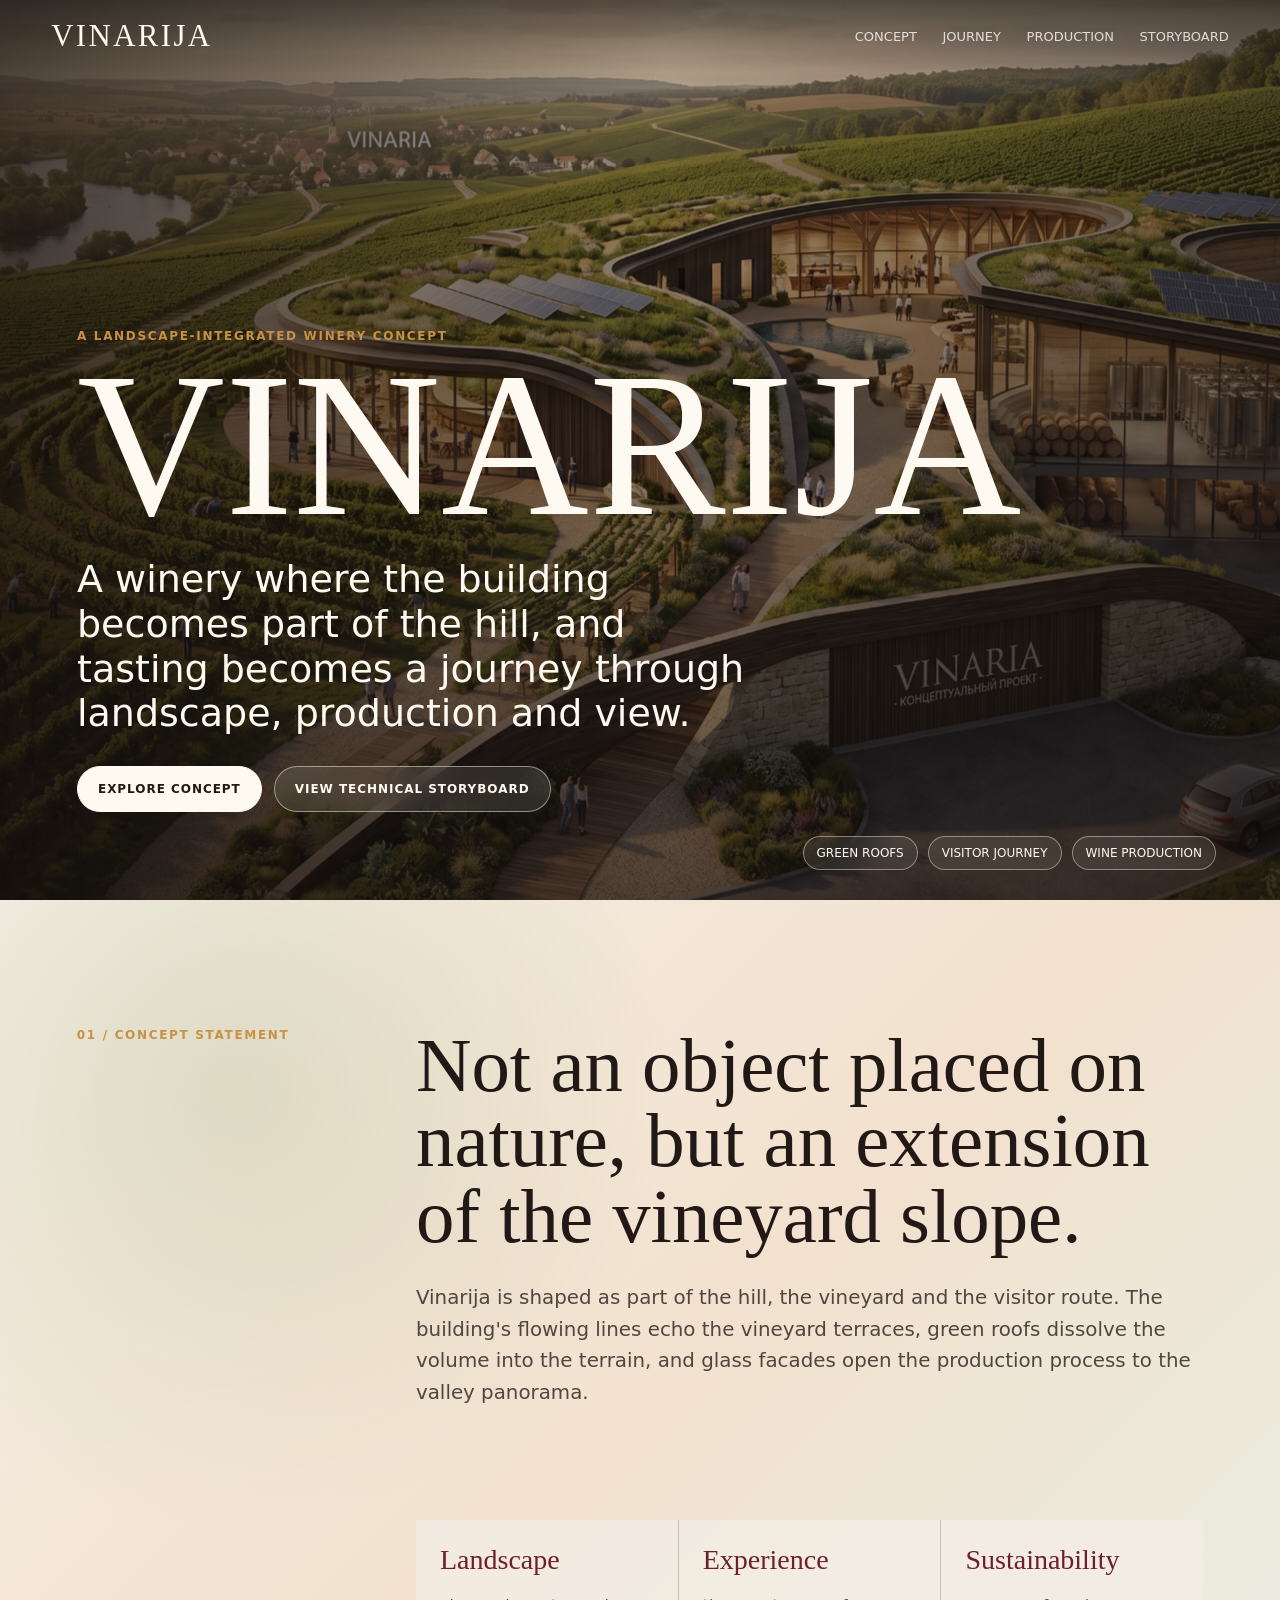
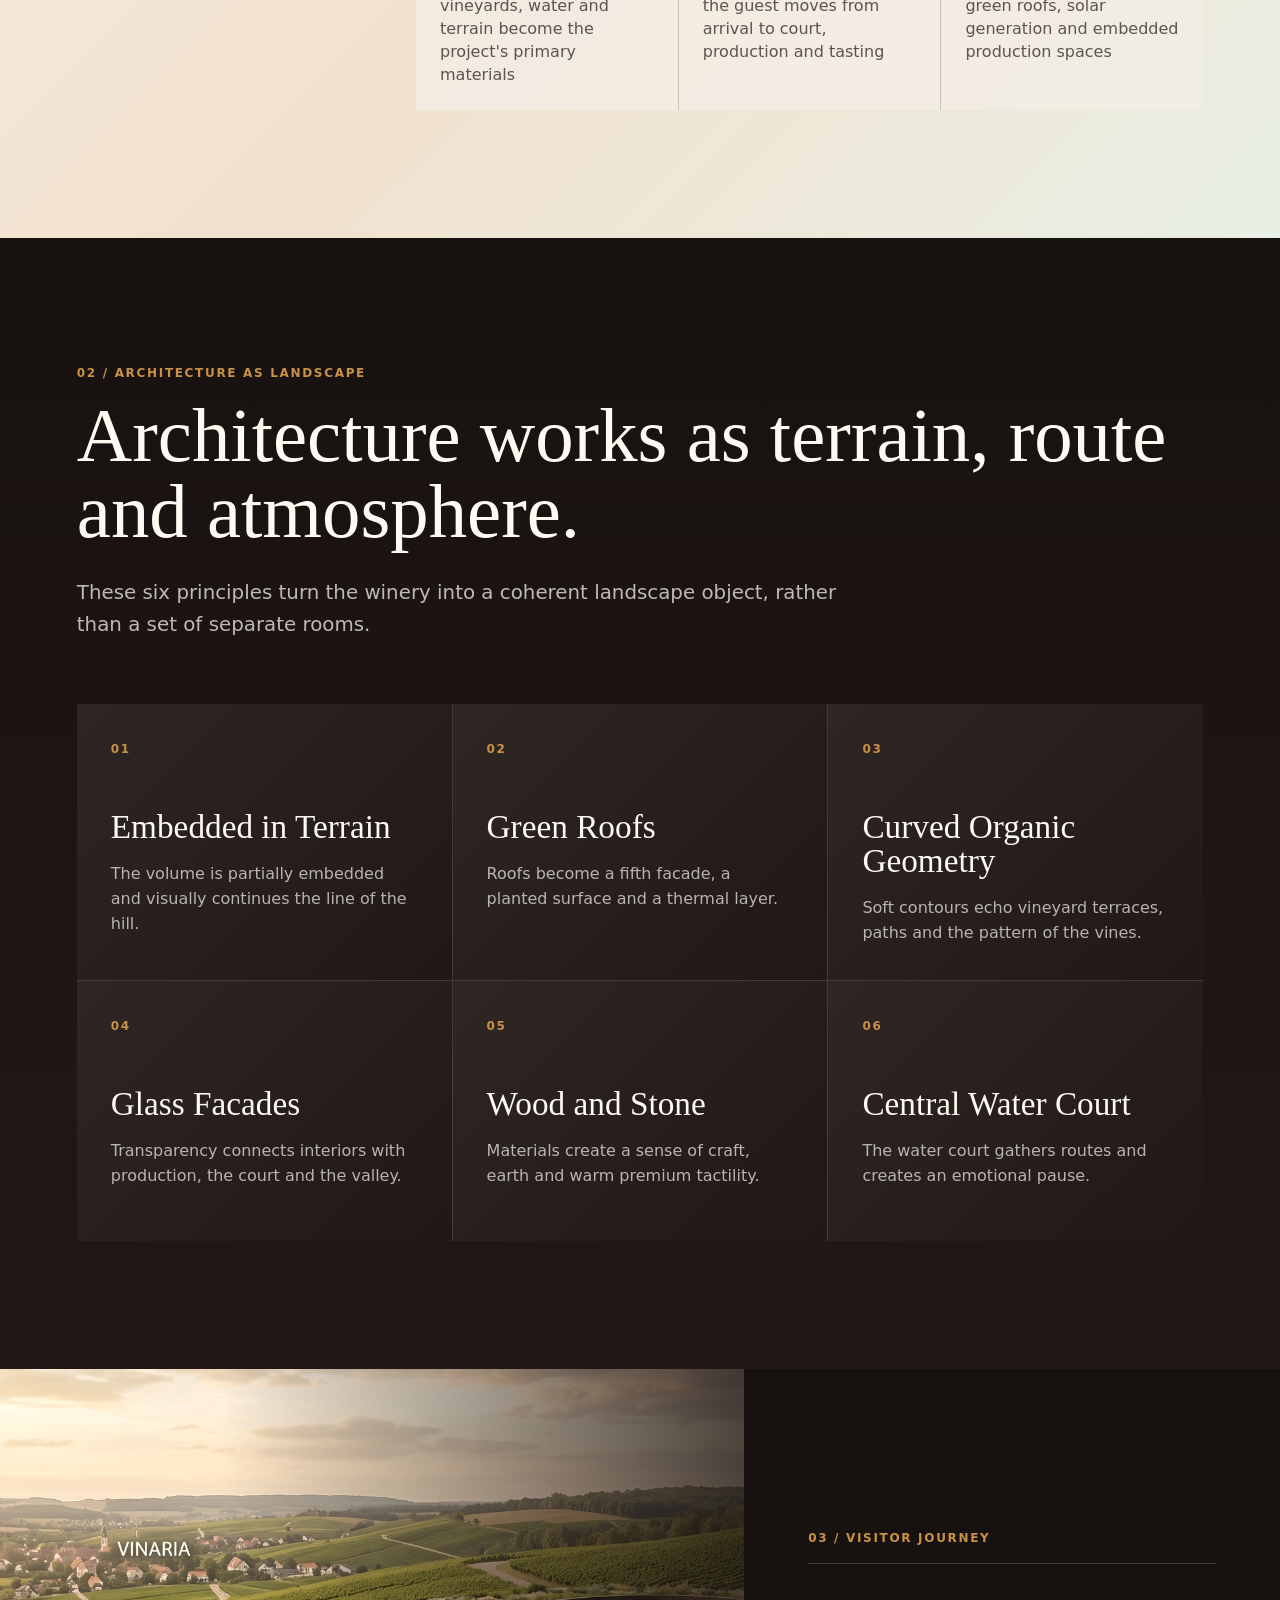
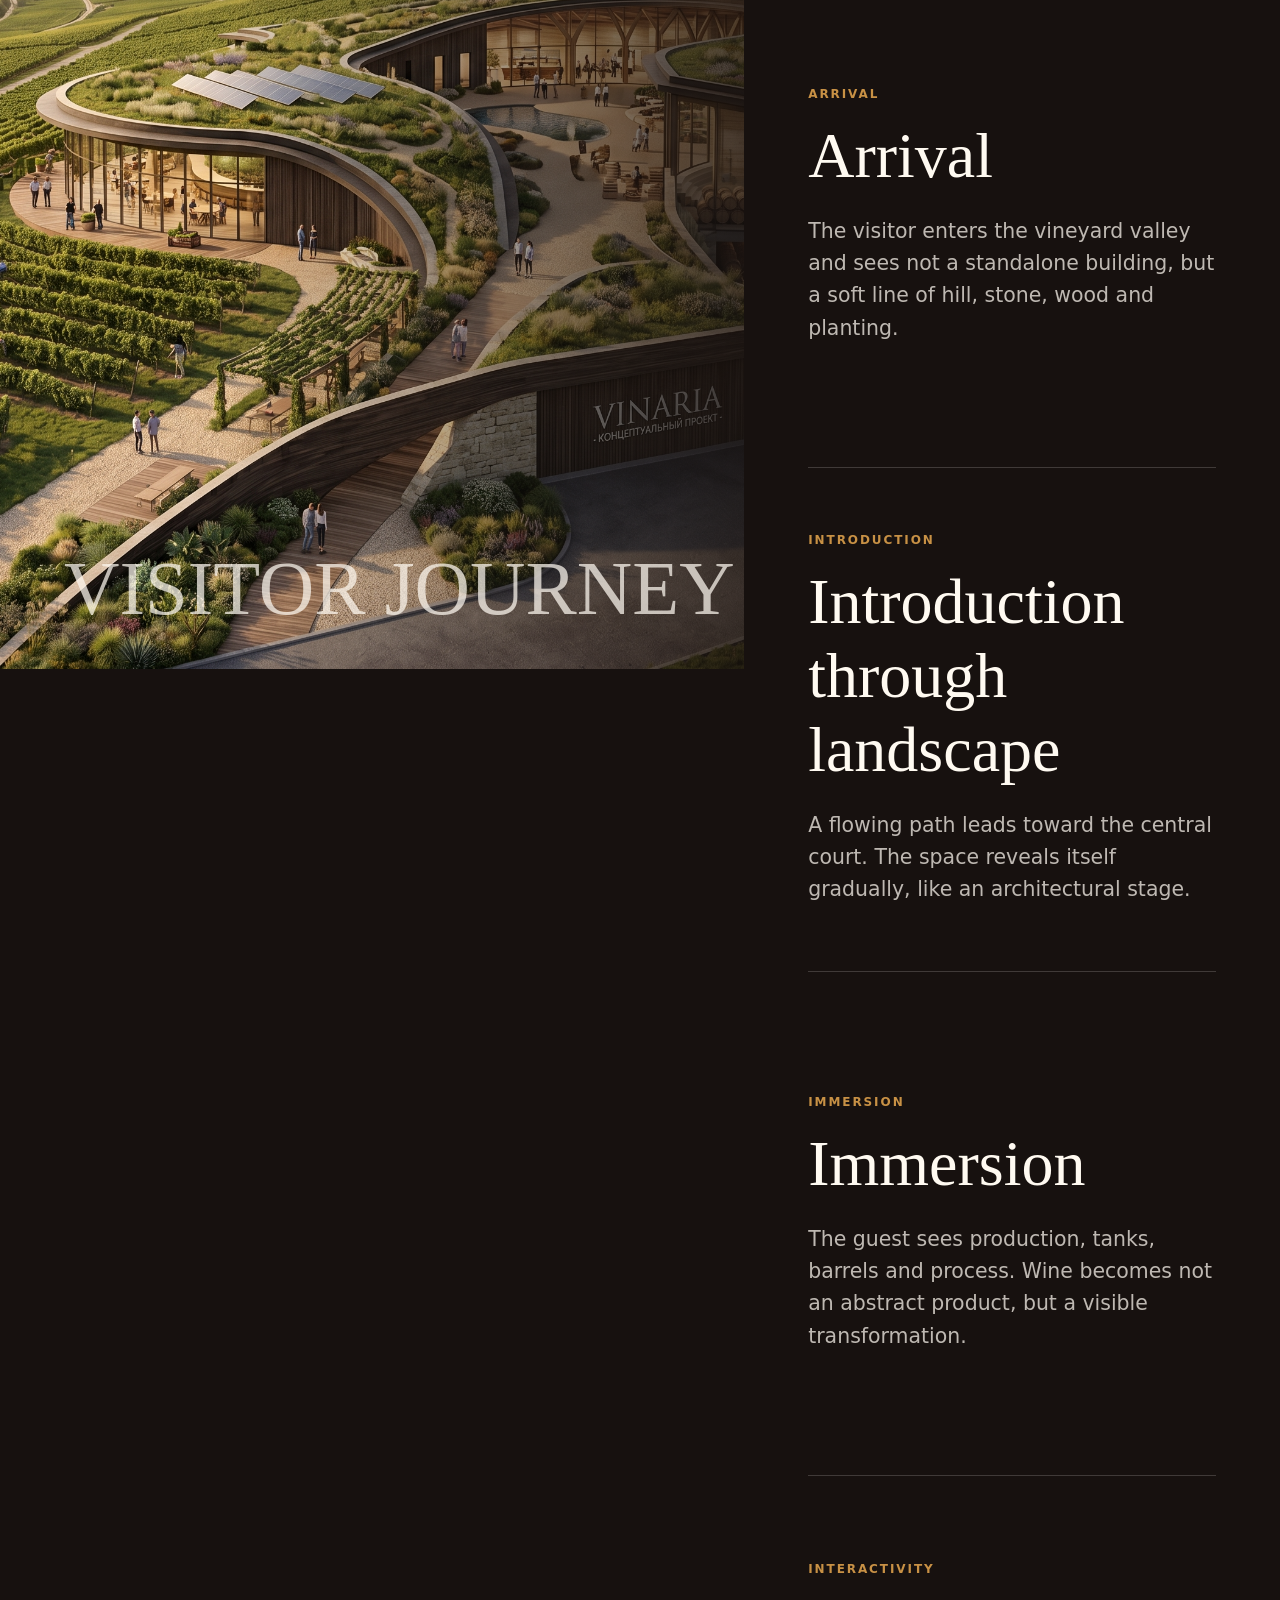
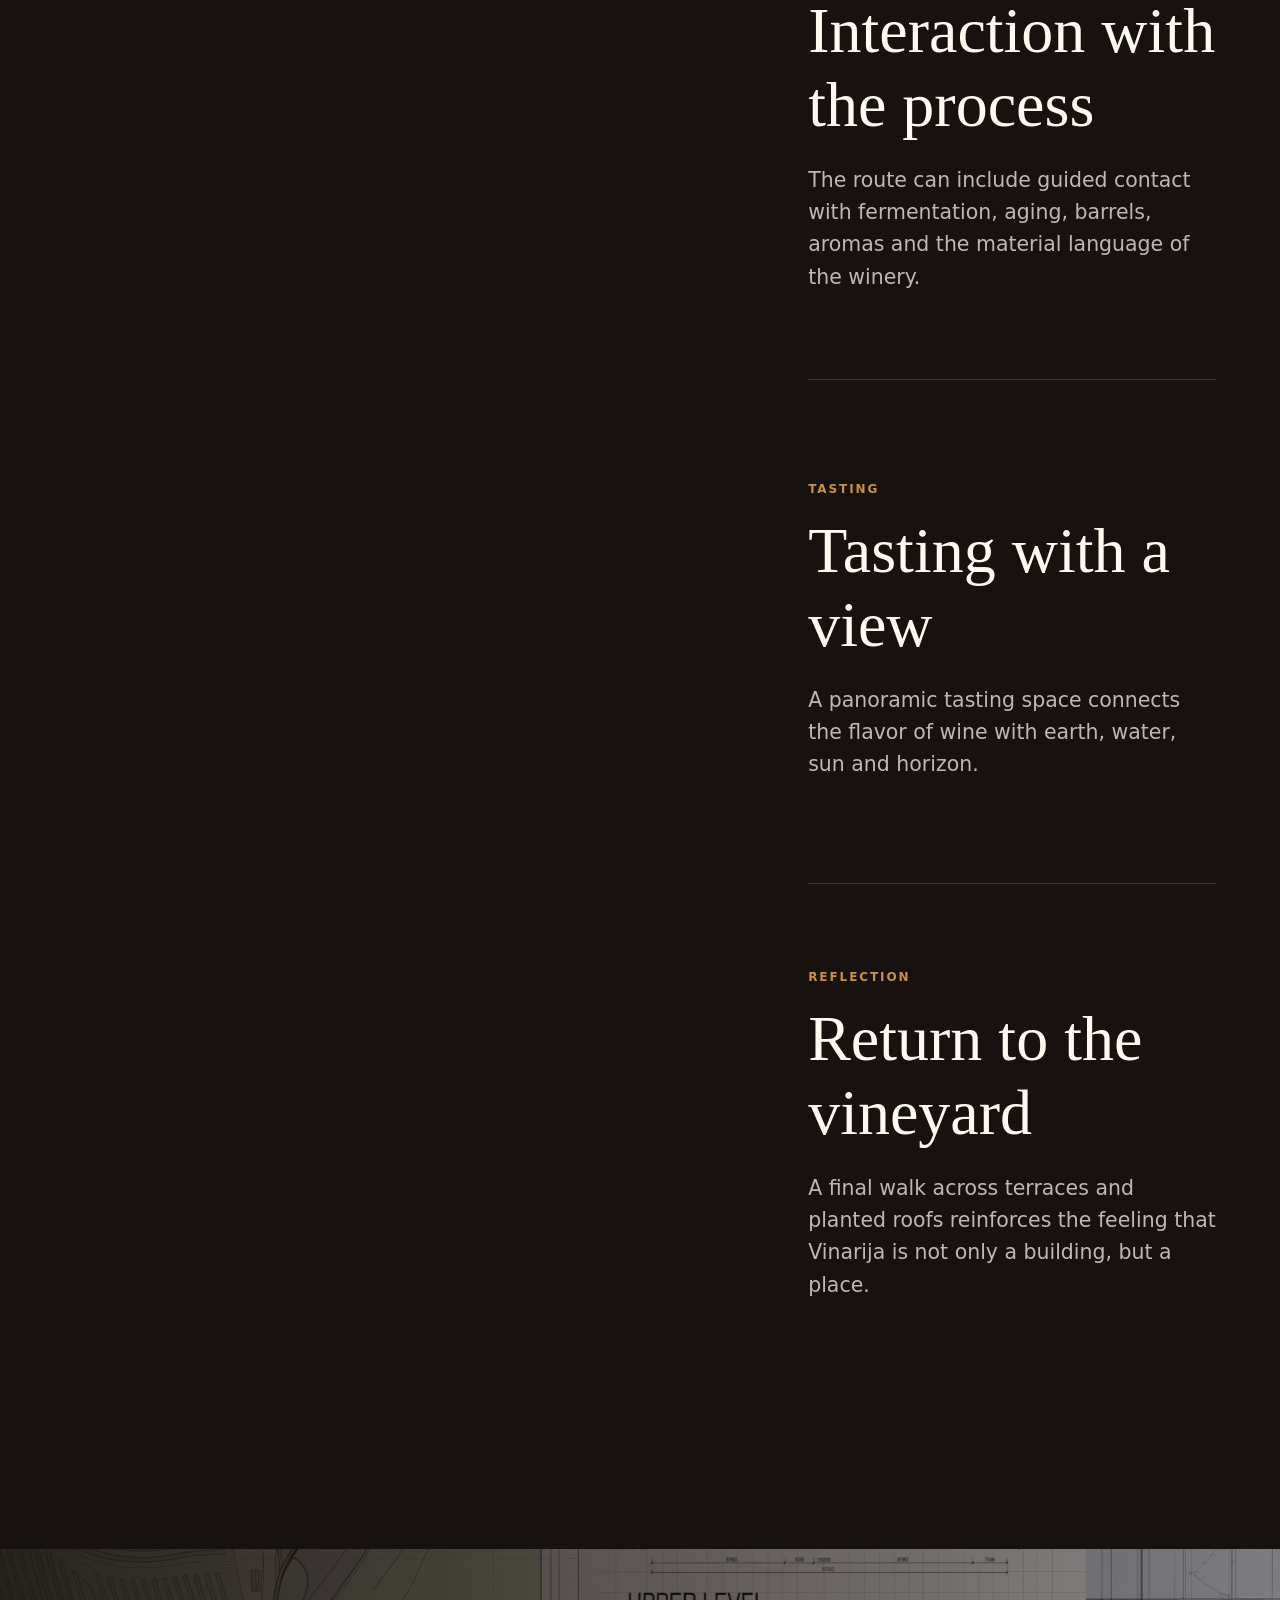
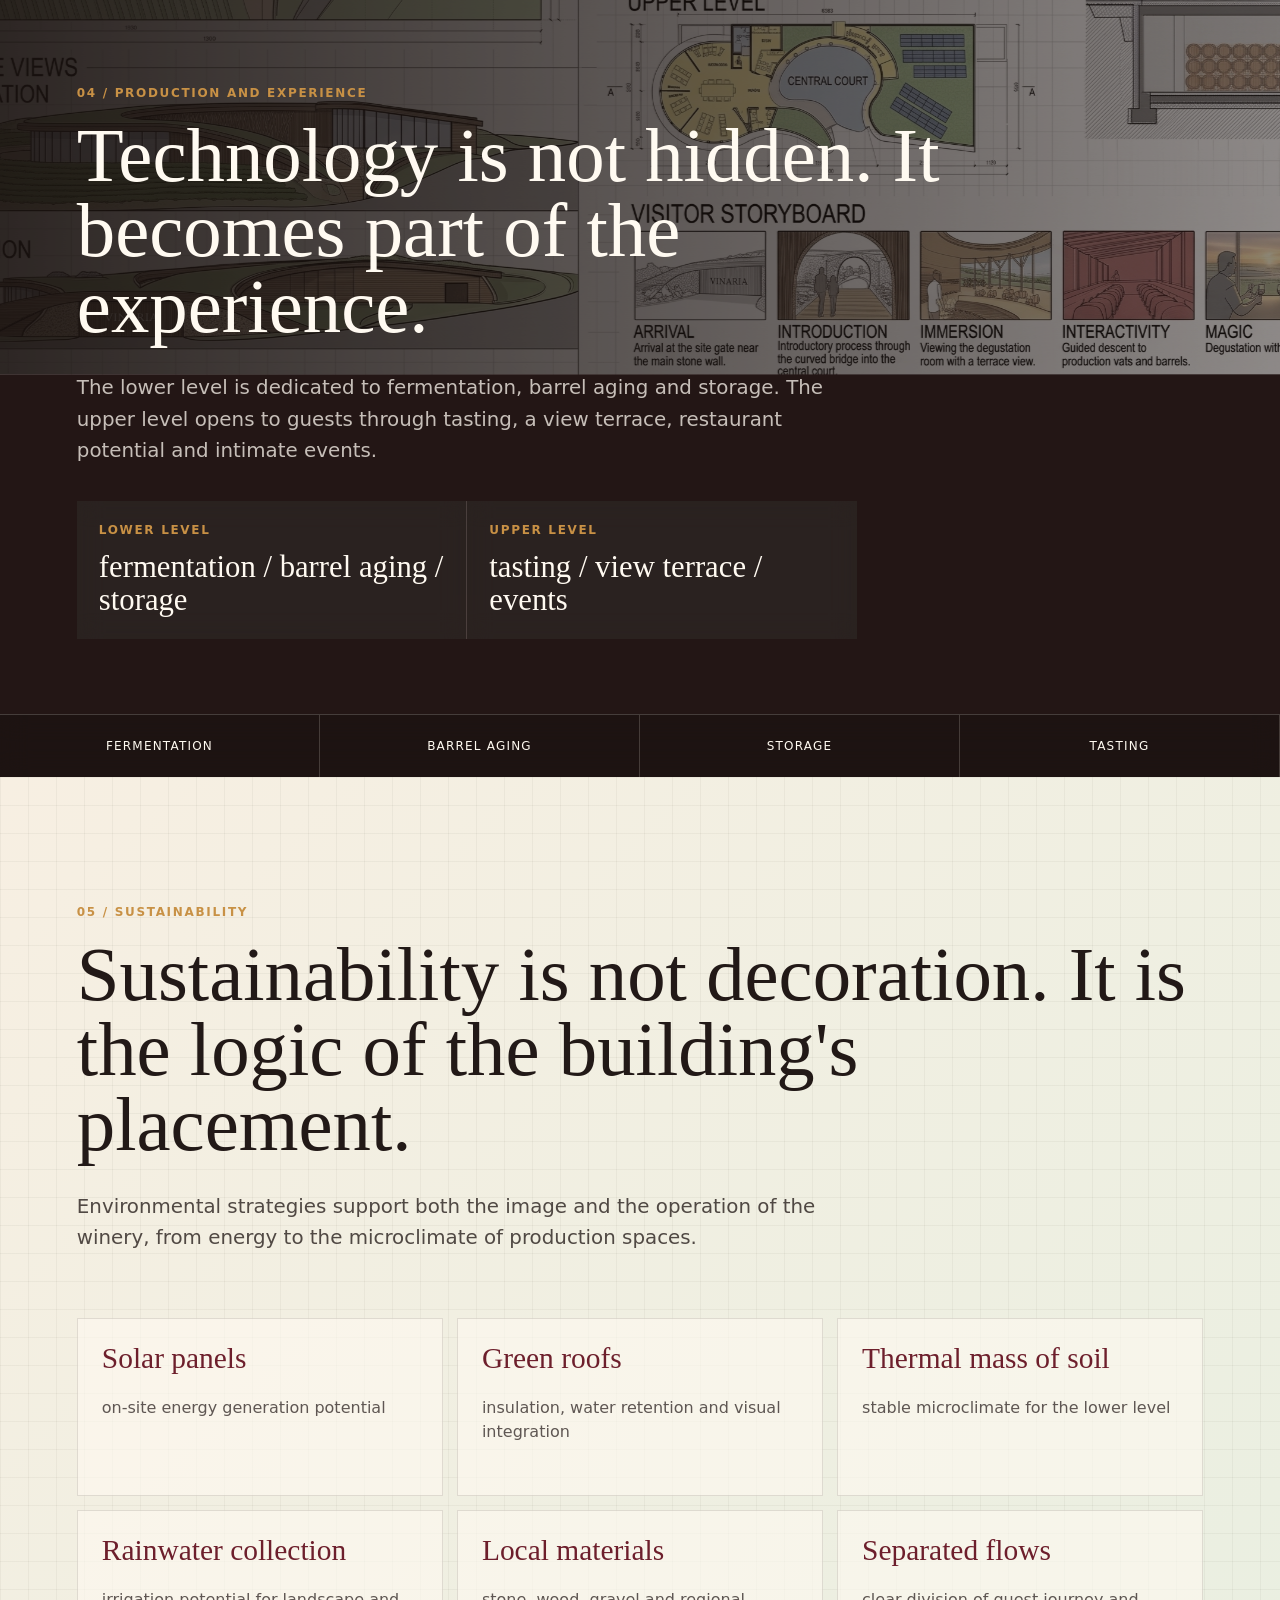
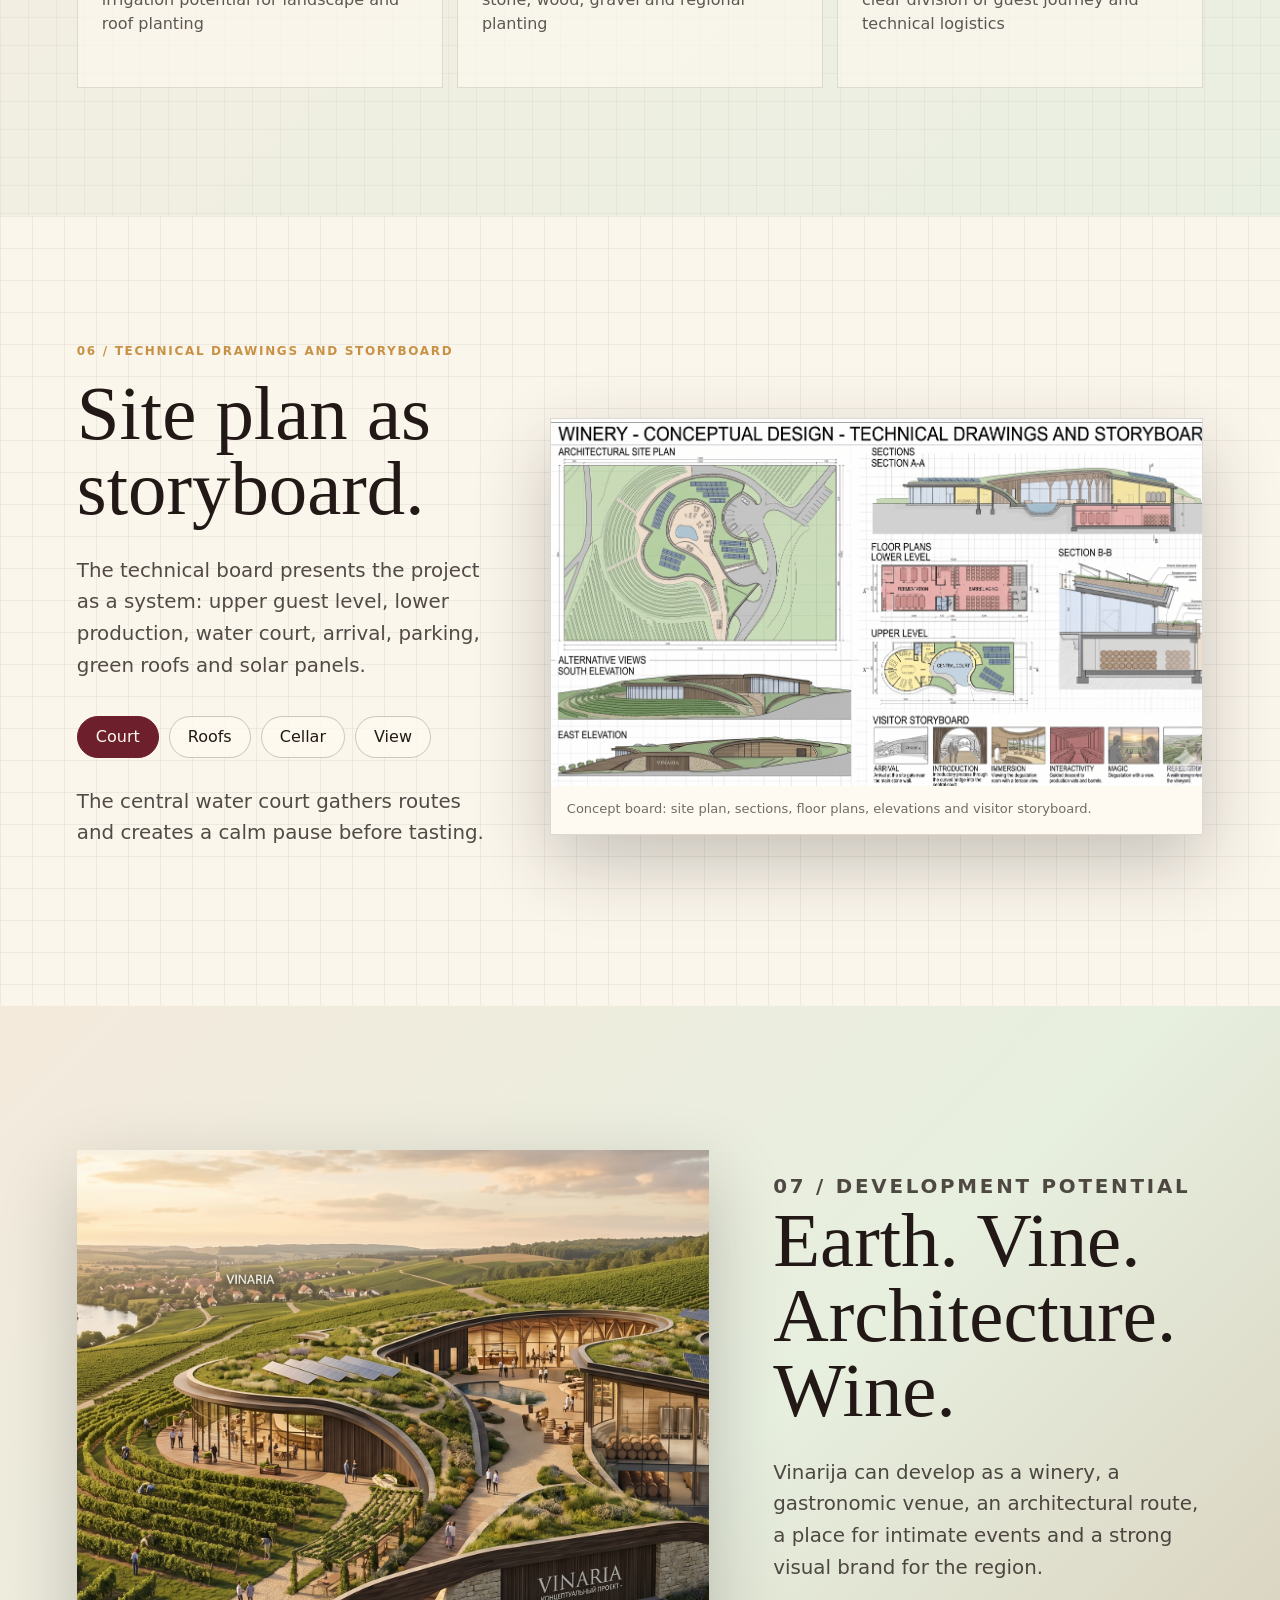
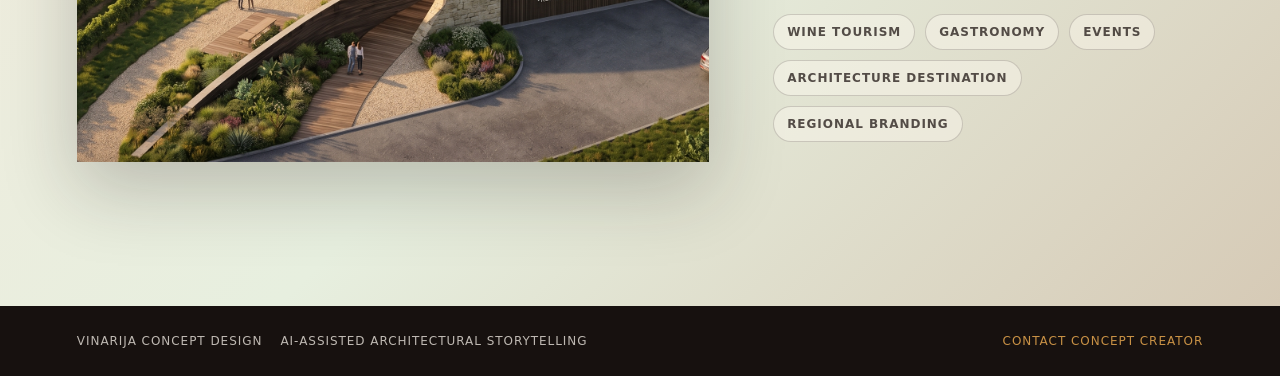
<file: index.html>
<!doctype html>
<html lang="en">
  <head>
    <meta charset="utf-8" />
    <meta name="viewport" content="width=device-width, initial-scale=1" />
    <title>Vinarija | Landscape-Integrated Winery Concept in Serbia</title>
    <link rel="icon" type="image/png" href="assets/images/favicon.png" />
    <meta
      name="description"
      content="Exploring Vinarija: A modern architectural concept of a winery integrated into the Balkan landscape. Sustainable design for Serbian viticulture."
    />
    <meta name="keywords" content="Vinarija, Winery Concept, Serbia, Architecture, Sustainable Design, Balkans, Viticulture, Landscape Integration" />
    <link rel="canonical" href="https://dun4ev.github.io/Vinarija/" />

    <!-- Open Graph / Facebook -->
    <meta property="og:type" content="website" />
    <meta property="og:url" content="https://dun4ev.github.io/Vinarija/" />
    <meta property="og:title" content="Vinarija | Winery Architectural Concept" />
    <meta property="og:description" content="A landscape-integrated winery concept embedded into vineyard terrain. Modern architecture for the Balkans." />
    <meta property="og:image" content="https://dun4ev.github.io/Vinarija/assets/images/vinarija-hero-panorama.png" />

    <!-- Twitter -->
    <meta property="twitter:card" content="summary_large_image" />
    <meta property="twitter:url" content="https://dun4ev.github.io/Vinarija/" />
    <meta property="twitter:title" content="Vinarija | Winery Architectural Concept" />
    <meta property="twitter:description" content="A landscape-integrated winery concept embedded into vineyard terrain. Modern architecture for the Balkans." />
    <meta property="twitter:image" content="https://dun4ev.github.io/Vinarija/assets/images/vinarija-hero-panorama.png" />

    <!-- Structured Data (JSON-LD) -->
    <script type="application/ld+json">
    {
      "@context": "https://schema.org",
      "@type": "Winery",
      "name": "Vinarija",
      "description": "Landscape-Integrated Winery Concept in Serbia and the Balkans.",
      "image": "https://dun4ev.github.io/Vinarija/assets/images/vinarija-hero-panorama.png",
      "address": {
        "@type": "PostalAddress",
        "addressCountry": "RS"
      },
      "hasOfferCatalog": {
        "@type": "OfferCatalog",
        "name": "Architectural Concepts",
        "itemListElement": [
          {
            "@type": "Offer",
            "itemOffered": {
              "@type": "Service",
              "name": "Winery Design Concept"
            }
          }
        ]
      }
    }
    </script>

    <link rel="stylesheet" href="styles.css" />
  </head>
  <body>
    <div class="scroll-progress" aria-hidden="true"></div>

    <header class="site-header">
      <a class="brand" href="#top" aria-label="Vinarija">Vinarija</a>
      <nav class="nav" aria-label="Presentation sections">
        <a href="#concept">Concept</a>
        <a href="#journey">Journey</a>
        <a href="#production">Production</a>
        <a href="#storyboard">Storyboard</a>
      </nav>
    </header>

    <main id="top">
      <section class="hero" data-parallax-root>
        <video
          class="hero-bg"
          src="assets/images/video.mp4"
          poster="assets/images/vinarija-hero-panorama.png"
          autoplay
          muted
          loop
          playsinline
          data-parallax="0.18"
        ></video>
        <div class="hero-vignette" aria-hidden="true"></div>
        <div class="hero-content" data-parallax="-0.06">
          <p class="kicker">A Landscape-Integrated Winery Concept</p>
          <h1>Vinarija</h1>
          <p class="hero-lead">
            A winery where the building becomes part of the hill, and tasting becomes a journey
            through landscape, production and view.
          </p>
          <div class="hero-actions" aria-label="Quick links">
            <a class="action primary" href="#concept">Explore Concept</a>
            <a class="action" href="#storyboard">View Technical Storyboard</a>
          </div>
        </div>
        <div class="hero-meta" aria-label="Key ideas">
          <span>green roofs</span>
          <span>visitor journey</span>
          <span>wine production</span>
        </div>
      </section>

      <section id="concept" class="intro section-band">
        <div class="section-label">01 / Concept statement</div>
        <div class="intro-copy reveal">
          <h2>Not an object placed on nature, but an extension of the vineyard slope.</h2>
          <p>
            Vinarija is shaped as part of the hill, the vineyard and the visitor route. The building's
            flowing lines echo the vineyard terraces, green roofs dissolve the volume into the terrain,
            and glass facades open the production process to the valley panorama.
          </p>
        </div>
        <div class="principles reveal">
          <article>
            <strong>Landscape</strong>
            <span>vineyards, water and terrain become the project's primary materials</span>
          </article>
          <article>
            <strong>Experience</strong>
            <span>the guest moves from arrival to court, production and tasting</span>
          </article>
          <article>
            <strong>Sustainability</strong>
            <span>green roofs, solar generation and embedded production spaces</span>
          </article>
        </div>
      </section>

      <section id="architecture" class="architecture section-band">
        <div class="section-label">02 / Architecture as landscape</div>
        <div class="section-heading reveal">
          <h2>Architecture works as terrain, route and atmosphere.</h2>
          <p>
            These six principles turn the winery into a coherent landscape object, rather than a set
            of separate rooms.
          </p>
        </div>
        <div class="feature-grid">
          <article class="feature-card reveal">
            <span>01</span>
            <h3>Embedded in Terrain</h3>
            <p>The volume is partially embedded and visually continues the line of the hill.</p>
          </article>
          <article class="feature-card reveal">
            <span>02</span>
            <h3>Green Roofs</h3>
            <p>Roofs become a fifth facade, a planted surface and a thermal layer.</p>
          </article>
          <article class="feature-card reveal">
            <span>03</span>
            <h3>Curved Organic Geometry</h3>
            <p>Soft contours echo vineyard terraces, paths and the pattern of the vines.</p>
          </article>
          <article class="feature-card reveal">
            <span>04</span>
            <h3>Glass Facades</h3>
            <p>Transparency connects interiors with production, the court and the valley.</p>
          </article>
          <article class="feature-card reveal">
            <span>05</span>
            <h3>Wood and Stone</h3>
            <p>Materials create a sense of craft, earth and warm premium tactility.</p>
          </article>
          <article class="feature-card reveal">
            <span>06</span>
            <h3>Central Water Court</h3>
            <p>The water court gathers routes and creates an emotional pause.</p>
          </article>
        </div>
      </section>

      <section id="journey" class="journey">
        <div class="sticky-visual">
          <img
            src="assets/images/vinarija-hero-panorama.png"
            alt="View of the Vinarija complex with terraces, vineyards and a central court"
          />
          <div class="visual-caption">Visitor journey</div>
        </div>
        <div class="journey-steps">
          <div class="section-label">03 / Visitor journey</div>
          <article class="step reveal">
            <span>Arrival</span>
            <h2>Arrival</h2>
            <p>
              The visitor enters the vineyard valley and sees not a standalone building, but a soft
              line of hill, stone, wood and planting.
            </p>
          </article>
          <article class="step reveal">
            <span>Introduction</span>
            <h2>Introduction through landscape</h2>
            <p>
              A flowing path leads toward the central court. The space reveals itself gradually, like
              an architectural stage.
            </p>
          </article>
          <article class="step reveal">
            <span>Immersion</span>
            <h2>Immersion</h2>
            <p>
              The guest sees production, tanks, barrels and process. Wine becomes not an abstract
              product, but a visible transformation.
            </p>
          </article>
          <article class="step reveal">
            <span>Interactivity</span>
            <h2>Interaction with the process</h2>
            <p>
              The route can include guided contact with fermentation, aging, barrels, aromas and the
              material language of the winery.
            </p>
          </article>
          <article class="step reveal">
            <span>Tasting</span>
            <h2>Tasting with a view</h2>
            <p>
              A panoramic tasting space connects the flavor of wine with earth, water, sun and horizon.
            </p>
          </article>
          <article class="step reveal">
            <span>Reflection</span>
            <h2>Return to the vineyard</h2>
            <p>
              A final walk across terraces and planted roofs reinforces the feeling that Vinarija is
              not only a building, but a place.
            </p>
          </article>
        </div>
      </section>

      <section id="production" class="production">
        <div class="production-bg" aria-hidden="true"></div>
        <div class="production-content reveal">
          <div class="section-label">04 / Production and experience</div>
          <h2>Technology is not hidden. It becomes part of the experience.</h2>
          <p>
            The lower level is dedicated to fermentation, barrel aging and storage. The upper level
            opens to guests through tasting, a view terrace, restaurant potential and intimate events.
          </p>
          <div class="level-grid">
            <article>
              <span>Lower level</span>
              <strong>fermentation / barrel aging / storage</strong>
            </article>
            <article>
              <span>Upper level</span>
              <strong>tasting / view terrace / events</strong>
            </article>
          </div>
        </div>
        <div class="production-strip" aria-label="Production zones">
          <span>fermentation</span>
          <span>barrel aging</span>
          <span>storage</span>
          <span>tasting</span>
        </div>
      </section>

      <section id="sustainability" class="sustainability section-band">
        <div class="section-label">05 / Sustainability</div>
        <div class="section-heading reveal">
          <h2>Sustainability is not decoration. It is the logic of the building's placement.</h2>
          <p>
            Environmental strategies support both the image and the operation of the winery, from
            energy to the microclimate of production spaces.
          </p>
        </div>
        <div class="sustainability-grid">
          <article class="reveal"><span>Solar panels</span><p>on-site energy generation potential</p></article>
          <article class="reveal"><span>Green roofs</span><p>insulation, water retention and visual integration</p></article>
          <article class="reveal"><span>Thermal mass of soil</span><p>stable microclimate for the lower level</p></article>
          <article class="reveal"><span>Rainwater collection</span><p>irrigation potential for landscape and roof planting</p></article>
          <article class="reveal"><span>Local materials</span><p>stone, wood, gravel and regional planting</p></article>
          <article class="reveal"><span>Separated flows</span><p>clear division of guest journey and technical logistics</p></article>
        </div>
      </section>

      <section id="storyboard" class="blueprint section-band">
        <div class="section-label">06 / Technical drawings and storyboard</div>
        <div class="blueprint-grid">
          <div class="blueprint-copy reveal">
            <h2>Site plan as storyboard.</h2>
            <p>
              The technical board presents the project as a system: upper guest level, lower
              production, water court, arrival, parking, green roofs and solar panels.
            </p>
            <div class="hotspot-list" aria-label="Concept zones">
              <button type="button" class="hotspot-button active" data-zone="court">Court</button>
              <button type="button" class="hotspot-button" data-zone="roof">Roofs</button>
              <button type="button" class="hotspot-button" data-zone="cellar">Cellar</button>
              <button type="button" class="hotspot-button" data-zone="view">View</button>
            </div>
            <p class="zone-text" aria-live="polite">
              The central water court gathers routes and creates a calm pause before tasting.
            </p>
          </div>
          <figure class="blueprint-frame reveal">
            <img
              src="assets/images/vinarija-technical-storyboard.png"
              alt="Technical concept board with site plan, sections, elevations and visitor journey"
            />
            <figcaption>
              Concept board: site plan, sections, floor plans, elevations and visitor storyboard.
            </figcaption>
          </figure>
        </div>
      </section>

      <section id="potential" class="finale">
        <div class="finale-image reveal">
          <img
            src="assets/images/vinarija-hero-panorama.png"
            alt="Sunset view of the Vinarija complex in the vineyards"
          />
        </div>
        <div class="finale-copy reveal">
          <p class="kicker">07 / Development potential</p>
          <h2>Earth. Vine. Architecture. Wine.</h2>
          <p>
            Vinarija can develop as a winery, a gastronomic venue, an architectural route, a place for
            intimate events and a strong visual brand for the region.
          </p>
          <div class="potential-list" aria-label="Development potential">
            <span>Wine tourism</span>
            <span>Gastronomy</span>
            <span>Events</span>
            <span>Architecture destination</span>
            <span>Regional branding</span>
          </div>
        </div>
      </section>
    </main>

    <footer class="site-footer">
      <div class="footer-info">
        <span>Vinarija Concept Design</span>
        <span>AI-assisted architectural storytelling</span>
      </div>
      <div class="footer-contact">
        <a href="#" class="contact-link" id="contact-trigger">Contact Concept Creator</a>
      </div>
    </footer>

    <script src="script.js"></script>
  </body>
</html>
</file>
<file: styles.css>
:root {
  --ink: #221917;
  --paper: #f6f0e6;
  --mist: #e8efe4;
  --stone: #b9ab95;
  --moss: #4f6c3d;
  --leaf: #789052;
  --wine: #6d1f2c;
  --amber: #c89145;
  --white: #fffaf1;
  --shadow: 0 28px 70px rgba(34, 25, 23, 0.24);
  --header-h: 72px;
}

* {
  box-sizing: border-box;
}

html {
  scroll-behavior: smooth;
}

body {
  margin: 0;
  color: var(--ink);
  background: var(--paper);
  font-family:
    Inter, ui-sans-serif, system-ui, -apple-system, BlinkMacSystemFont, "Segoe UI", Arial, sans-serif;
  overflow-x: hidden;
}

img {
  display: block;
  max-width: 100%;
}

a {
  color: inherit;
  text-decoration: none;
}

.scroll-progress {
  position: fixed;
  z-index: 50;
  top: 0;
  left: 0;
  width: 0%;
  height: 3px;
  background: linear-gradient(90deg, var(--wine), var(--amber), var(--leaf));
}

.site-header {
  position: fixed;
  z-index: 40;
  top: 0;
  left: 0;
  right: 0;
  height: var(--header-h);
  display: flex;
  align-items: center;
  justify-content: space-between;
  padding: 0 clamp(18px, 4vw, 56px);
  color: var(--white);
  background: linear-gradient(180deg, rgba(24, 18, 15, 0.58), rgba(24, 18, 15, 0));
  transition:
    background 220ms ease,
    color 220ms ease,
    box-shadow 220ms ease;
}

.site-header.is-solid {
  color: var(--ink);
  background: rgba(246, 240, 230, 0.9);
  backdrop-filter: blur(18px);
  box-shadow: 0 10px 30px rgba(34, 25, 23, 0.08);
}

.brand {
  font-family: Georgia, "Times New Roman", serif;
  font-size: clamp(22px, 2.4vw, 34px);
  text-transform: uppercase;
  letter-spacing: 0.08em;
}

.nav {
  display: flex;
  gap: clamp(12px, 2vw, 28px);
  font-size: 13px;
  text-transform: uppercase;
}

.nav a {
  opacity: 0.82;
}

.nav a:hover {
  opacity: 1;
}

.hero {
  position: relative;
  min-height: 100vh;
  display: grid;
  align-items: end;
  padding: calc(var(--header-h) + 64px) clamp(20px, 6vw, 92px) 88px;
  isolation: isolate;
  overflow: hidden;
  color: var(--white);
}

.hero-bg {
  position: absolute;
  z-index: -3;
  inset: -8vh -4vw;
  width: 108vw;
  height: 116vh;
  max-width: none;
  object-fit: cover;
  transform: translate3d(0, var(--parallax-y, 0px), 0) scale(1.03);
  will-change: transform;
}

.hero-vignette {
  position: absolute;
  z-index: -2;
  inset: 0;
  background:
    linear-gradient(90deg, rgba(20, 14, 12, 0.72), rgba(20, 14, 12, 0.18) 52%, rgba(20, 14, 12, 0.42)),
    linear-gradient(180deg, rgba(20, 14, 12, 0.12), rgba(20, 14, 12, 0.62));
}

.hero-content {
  max-width: 820px;
  transform: translate3d(0, var(--parallax-y, 0px), 0);
  will-change: transform;
}

.kicker,
.section-label {
  margin: 0 0 18px;
  color: var(--amber);
  font-size: 12px;
  font-weight: 700;
  letter-spacing: 0.14em;
  text-transform: uppercase;
}

.hero h1 {
  margin: 0;
  font-family: Georgia, "Times New Roman", serif;
  font-size: clamp(76px, 16vw, 220px);
  font-weight: 400;
  line-height: 0.82;
  text-transform: uppercase;
}

.hero-lead {
  max-width: 680px;
  margin: 28px 0 0;
  font-size: clamp(20px, 3vw, 38px);
  line-height: 1.18;
}

.hero-actions {
  display: flex;
  flex-wrap: wrap;
  gap: 12px;
  margin-top: 30px;
}

.action {
  display: inline-flex;
  min-height: 46px;
  align-items: center;
  justify-content: center;
  padding: 0 20px;
  border: 1px solid rgba(255, 250, 241, 0.48);
  border-radius: 999px;
  color: var(--white);
  background: rgba(255, 250, 241, 0.1);
  backdrop-filter: blur(14px);
  font-size: 12px;
  font-weight: 750;
  letter-spacing: 0.08em;
  text-transform: uppercase;
}

.action.primary,
.action:hover {
  border-color: var(--white);
  color: var(--ink);
  background: var(--white);
}

.hero-meta {
  position: absolute;
  right: clamp(18px, 5vw, 72px);
  bottom: 30px;
  display: flex;
  gap: 10px;
  flex-wrap: wrap;
  justify-content: flex-end;
}

.hero-meta span {
  padding: 9px 13px;
  border: 1px solid rgba(255, 250, 241, 0.42);
  border-radius: 999px;
  color: var(--white);
  background: rgba(255, 250, 241, 0.08);
  backdrop-filter: blur(14px);
  font-size: 12px;
  text-transform: uppercase;
}

.section-band {
  padding: clamp(70px, 10vw, 140px) clamp(20px, 6vw, 92px);
}

.intro {
  display: grid;
  grid-template-columns: minmax(120px, 0.4fr) minmax(0, 1.2fr);
  gap: clamp(28px, 6vw, 88px);
  background:
    radial-gradient(circle at 18% 20%, rgba(120, 144, 82, 0.18), transparent 34%),
    linear-gradient(135deg, var(--paper), #f2e1ce 52%, var(--mist));
}

.intro-copy h2,
.section-heading h2,
.blueprint-copy h2,
.production-content h2,
.finale-copy h2 {
  margin: 0;
  font-family: Georgia, "Times New Roman", serif;
  font-size: clamp(38px, 6vw, 88px);
  font-weight: 400;
  line-height: 0.98;
}

.intro-copy p,
.section-heading p,
.blueprint-copy p,
.production-content p,
.finale-copy p {
  margin: 28px 0 0;
  max-width: 790px;
  color: rgba(34, 25, 23, 0.78);
  font-size: clamp(17px, 1.55vw, 23px);
  line-height: 1.6;
}

.principles {
  grid-column: 2;
  display: grid;
  grid-template-columns: repeat(3, minmax(0, 1fr));
  gap: 1px;
  margin-top: 34px;
  background: rgba(34, 25, 23, 0.18);
}

.principles article {
  min-height: 180px;
  padding: 24px;
  background: rgba(255, 250, 241, 0.76);
}

.principles strong {
  display: block;
  margin-bottom: 18px;
  color: var(--wine);
  font-family: Georgia, "Times New Roman", serif;
  font-size: 28px;
  font-weight: 400;
}

.principles span {
  color: rgba(34, 25, 23, 0.72);
  line-height: 1.45;
}

.architecture {
  background: linear-gradient(180deg, #17110f, #221917);
  color: var(--white);
}

.architecture .section-heading p {
  color: rgba(255, 250, 241, 0.72);
}

.feature-grid {
  display: grid;
  grid-template-columns: repeat(3, minmax(0, 1fr));
  gap: 1px;
  margin-top: clamp(34px, 5vw, 64px);
  background: rgba(255, 250, 241, 0.16);
}

.feature-card {
  min-height: 260px;
  padding: clamp(22px, 3vw, 34px);
  background:
    linear-gradient(135deg, rgba(255, 250, 241, 0.08), rgba(255, 250, 241, 0.02)),
    #1c1412;
}

.feature-card span {
  display: inline-block;
  margin-bottom: 54px;
  color: var(--amber);
  font-size: 12px;
  font-weight: 800;
  letter-spacing: 0.14em;
}

.feature-card h3 {
  margin: 0;
  color: var(--white);
  font-family: Georgia, "Times New Roman", serif;
  font-size: clamp(25px, 2.6vw, 42px);
  font-weight: 400;
  line-height: 1.02;
}

.feature-card p {
  margin: 18px 0 0;
  color: rgba(255, 250, 241, 0.68);
  line-height: 1.55;
}

.journey {
  display: grid;
  grid-template-columns: minmax(0, 1fr) minmax(360px, 0.72fr);
  min-height: 320vh;
  background: #17110f;
  color: var(--white);
}

.sticky-visual {
  position: sticky;
  top: 0;
  height: 100vh;
  overflow: hidden;
}

.sticky-visual img {
  width: 100%;
  height: 100%;
  object-fit: cover;
  transform: scale(1.04);
  filter: saturate(0.9) contrast(1.04);
}

.sticky-visual::after {
  content: "";
  position: absolute;
  inset: 0;
  background: linear-gradient(90deg, transparent 30%, rgba(23, 17, 15, 0.75));
}

.visual-caption {
  position: absolute;
  left: clamp(20px, 5vw, 70px);
  bottom: 36px;
  z-index: 2;
  color: rgba(255, 250, 241, 0.72);
  font-family: Georgia, "Times New Roman", serif;
  font-size: clamp(38px, 6vw, 96px);
  text-transform: uppercase;
}

.journey-steps {
  padding: 18vh clamp(20px, 5vw, 72px);
}

.journey .section-label {
  position: sticky;
  top: 96px;
}

.step {
  min-height: 56vh;
  display: flex;
  flex-direction: column;
  justify-content: center;
  border-top: 1px solid rgba(255, 250, 241, 0.18);
}

.step span {
  color: var(--amber);
  font-size: 12px;
  font-weight: 800;
  letter-spacing: 0.16em;
  text-transform: uppercase;
}

.step h2 {
  margin: 18px 0 0;
  font-family: Georgia, "Times New Roman", serif;
  font-size: clamp(38px, 5vw, 78px);
  font-weight: 400;
}

.step p {
  max-width: 540px;
  margin: 22px 0 0;
  color: rgba(255, 250, 241, 0.72);
  font-size: clamp(17px, 1.6vw, 22px);
  line-height: 1.58;
}

.blueprint {
  background:
    linear-gradient(rgba(34, 25, 23, 0.06) 1px, transparent 1px),
    linear-gradient(90deg, rgba(34, 25, 23, 0.06) 1px, transparent 1px),
    #fbf6ec;
  background-size: 32px 32px;
}

.blueprint-grid {
  display: grid;
  grid-template-columns: minmax(300px, 0.72fr) minmax(0, 1.15fr);
  gap: clamp(28px, 5vw, 70px);
  align-items: center;
}

.hotspot-list {
  display: flex;
  flex-wrap: wrap;
  gap: 10px;
  margin-top: 34px;
}

.hotspot-button {
  min-height: 42px;
  padding: 0 18px;
  border: 1px solid rgba(34, 25, 23, 0.22);
  border-radius: 999px;
  color: var(--ink);
  background: rgba(255, 250, 241, 0.74);
  cursor: pointer;
  font: inherit;
}

.hotspot-button.active,
.hotspot-button:hover {
  color: var(--white);
  background: var(--wine);
  border-color: var(--wine);
}

.zone-text {
  min-height: 92px;
}

.blueprint-frame {
  margin: 0;
  border: 1px solid rgba(34, 25, 23, 0.15);
  background: var(--white);
  box-shadow: var(--shadow);
  overflow: hidden;
}

.blueprint-frame img {
  width: 100%;
  aspect-ratio: 16 / 9;
  object-fit: cover;
  object-position: 50% 28%;
  transition: transform 500ms ease;
}

.blueprint-frame:hover img {
  transform: scale(1.035);
}

.production {
  position: relative;
  min-height: 92vh;
  display: grid;
  align-items: center;
  padding: clamp(70px, 10vw, 140px) clamp(20px, 6vw, 92px);
  overflow: hidden;
  color: var(--white);
  background: #231615;
}

.production-bg {
  position: absolute;
  inset: 0;
  background:
    linear-gradient(90deg, rgba(23, 17, 15, 0.9), rgba(23, 17, 15, 0.28)),
    url("assets/images/vinarija-technical-storyboard.png") center / cover;
  transform: translate3d(0, var(--production-y, 0px), 0) scale(1.08);
  opacity: 0.72;
  will-change: transform;
}

.production-content {
  position: relative;
  z-index: 1;
  max-width: 900px;
}

.production-content p {
  color: rgba(255, 250, 241, 0.74);
}

.level-grid {
  display: grid;
  grid-template-columns: repeat(2, minmax(0, 1fr));
  gap: 1px;
  max-width: 780px;
  margin-top: 34px;
  background: rgba(255, 250, 241, 0.18);
}

.level-grid article {
  padding: 22px;
  background: rgba(23, 17, 15, 0.62);
  backdrop-filter: blur(12px);
}

.level-grid span {
  display: block;
  margin-bottom: 14px;
  color: var(--amber);
  font-size: 12px;
  font-weight: 800;
  letter-spacing: 0.14em;
  text-transform: uppercase;
}

.level-grid strong {
  color: var(--white);
  font-family: Georgia, "Times New Roman", serif;
  font-size: clamp(24px, 2.4vw, 38px);
  font-weight: 400;
  line-height: 1.08;
}

.production-strip {
  position: absolute;
  z-index: 1;
  left: 0;
  right: 0;
  bottom: 0;
  display: grid;
  grid-template-columns: repeat(4, 1fr);
  border-top: 1px solid rgba(255, 250, 241, 0.18);
  background: rgba(23, 17, 15, 0.42);
  backdrop-filter: blur(14px);
}

.production-strip span {
  padding: 24px 18px;
  border-right: 1px solid rgba(255, 250, 241, 0.18);
  text-align: center;
  text-transform: uppercase;
  letter-spacing: 0.1em;
  font-size: 12px;
}

.sustainability {
  background:
    linear-gradient(rgba(34, 25, 23, 0.045) 1px, transparent 1px),
    linear-gradient(90deg, rgba(34, 25, 23, 0.045) 1px, transparent 1px),
    linear-gradient(135deg, #f7efe2, #e9efe1);
  background-size:
    28px 28px,
    28px 28px,
    auto;
}

.sustainability-grid {
  display: grid;
  grid-template-columns: repeat(3, minmax(0, 1fr));
  gap: 14px;
  margin-top: clamp(34px, 5vw, 64px);
}

.sustainability-grid article {
  min-height: 178px;
  padding: 24px;
  border: 1px solid rgba(34, 25, 23, 0.12);
  background: rgba(255, 250, 241, 0.58);
}

.sustainability-grid span {
  display: block;
  margin-bottom: 22px;
  color: var(--wine);
  font-family: Georgia, "Times New Roman", serif;
  font-size: clamp(24px, 2.3vw, 36px);
  line-height: 1.04;
}

.sustainability-grid p {
  margin: 0;
  color: rgba(34, 25, 23, 0.72);
  line-height: 1.5;
}

.finale {
  min-height: 100vh;
  display: grid;
  grid-template-columns: minmax(0, 1fr) minmax(320px, 0.68fr);
  gap: clamp(28px, 5vw, 76px);
  align-items: center;
  padding: clamp(70px, 10vw, 130px) clamp(20px, 6vw, 92px);
  background: linear-gradient(135deg, #f4eadc, #e7efdf 54%, #d6cab6);
}

.finale-image {
  overflow: hidden;
  box-shadow: var(--shadow);
}

.finale-image img {
  width: 100%;
  height: min(68vh, 720px);
  object-fit: cover;
}

.finale-copy {
  align-self: end;
  padding-bottom: 4vh;
}

.potential-list {
  display: flex;
  flex-wrap: wrap;
  gap: 10px;
  margin-top: 30px;
}

.potential-list span {
  padding: 10px 13px;
  border: 1px solid rgba(34, 25, 23, 0.18);
  border-radius: 999px;
  background: rgba(255, 250, 241, 0.42);
  color: rgba(34, 25, 23, 0.76);
  font-size: 12px;
  font-weight: 800;
  letter-spacing: 0.08em;
  text-transform: uppercase;
}

.blueprint-frame figcaption {
  padding: 14px 16px 16px;
  color: rgba(34, 25, 23, 0.64);
  font-size: 13px;
  line-height: 1.45;
}

.site-footer {
  display: flex;
  justify-content: space-between;
  align-items: center;
  flex-wrap: wrap;
  gap: 18px;
  padding: 28px clamp(20px, 6vw, 92px);
  color: rgba(255, 250, 241, 0.72);
  background: #17110f;
  font-size: 12px;
  letter-spacing: 0.08em;
  text-transform: uppercase;
}

.footer-info {
  display: flex;
  gap: 18px;
  flex-wrap: wrap;
}

.contact-link {
  color: var(--amber);
  border-bottom: 1px solid transparent;
  transition: border-color 220ms ease, color 220ms ease;
  cursor: pointer;
}

.contact-link:hover {
  color: var(--white);
  border-color: var(--white);
}

.reveal {
  opacity: 0;
  transform: translateY(30px);
  transition:
    opacity 700ms ease,
    transform 700ms ease;
}

.reveal.in-view {
  opacity: 1;
  transform: translateY(0);
}

@media (max-width: 980px) {
  .nav {
    display: none;
  }

  .intro,
  .blueprint-grid,
  .finale {
    grid-template-columns: 1fr;
  }

  .principles,
  .feature-grid,
  .sustainability-grid {
    grid-column: auto;
    grid-template-columns: 1fr;
  }

  .journey {
    grid-template-columns: 1fr;
    min-height: auto;
  }

  .sticky-visual {
    position: relative;
    height: 64vh;
  }

  .sticky-visual::after {
    background: linear-gradient(180deg, transparent, rgba(23, 17, 15, 0.8));
  }

  .journey-steps {
    padding-top: 70px;
  }

  .step {
    min-height: 44vh;
  }

  .level-grid {
    grid-template-columns: 1fr;
  }
}

@media (max-width: 640px) {
  :root {
    --header-h: 62px;
  }

  .site-header {
    padding-inline: 18px;
  }

  .hero {
    min-height: 100svh;
    padding: calc(var(--header-h) + 34px) 18px 128px;
  }

  .hero-bg {
    inset: 0;
    width: 100%;
    height: 100%;
    object-position: 58% 50%;
  }

  .hero-meta {
    left: 18px;
    right: 18px;
    bottom: 24px;
    justify-content: flex-start;
  }

  .hero-content {
    margin-bottom: 76px;
  }

  .hero h1 {
    font-size: clamp(50px, 17vw, 66px);
  }

  .hero-lead {
    margin-top: 18px;
    font-size: clamp(18px, 5.8vw, 24px);
  }

  .hero-actions {
    margin-top: 22px;
  }

  .action {
    min-height: 42px;
    padding: 0 14px;
    font-size: 11px;
  }

  .hero-meta span {
    font-size: 11px;
  }

  .section-band,
  .production,
  .finale {
    padding-inline: 18px;
  }

  .intro-copy h2,
  .section-heading h2,
  .blueprint-copy h2,
  .production-content h2,
  .finale-copy h2 {
    font-size: clamp(36px, 12vw, 56px);
  }

  .feature-card,
  .sustainability-grid article {
    min-height: auto;
  }

  .feature-card span {
    margin-bottom: 34px;
  }

  .blueprint-frame img {
    aspect-ratio: 4 / 5;
    object-position: 40% 20%;
  }

  .production {
    padding-bottom: 190px;
  }

  .production-strip {
    grid-template-columns: 1fr 1fr;
  }

  .site-footer {
    flex-direction: column;
    padding-inline: 18px;
  }
}

@media (prefers-reduced-motion: reduce) {
  *,
  *::before,
  *::after {
    scroll-behavior: auto !important;
    transition-duration: 0.01ms !important;
    animation-duration: 0.01ms !important;
  }

  .hero-bg,
  .hero-content,
  .production-bg {
    transform: none !important;
  }
}
</file>
